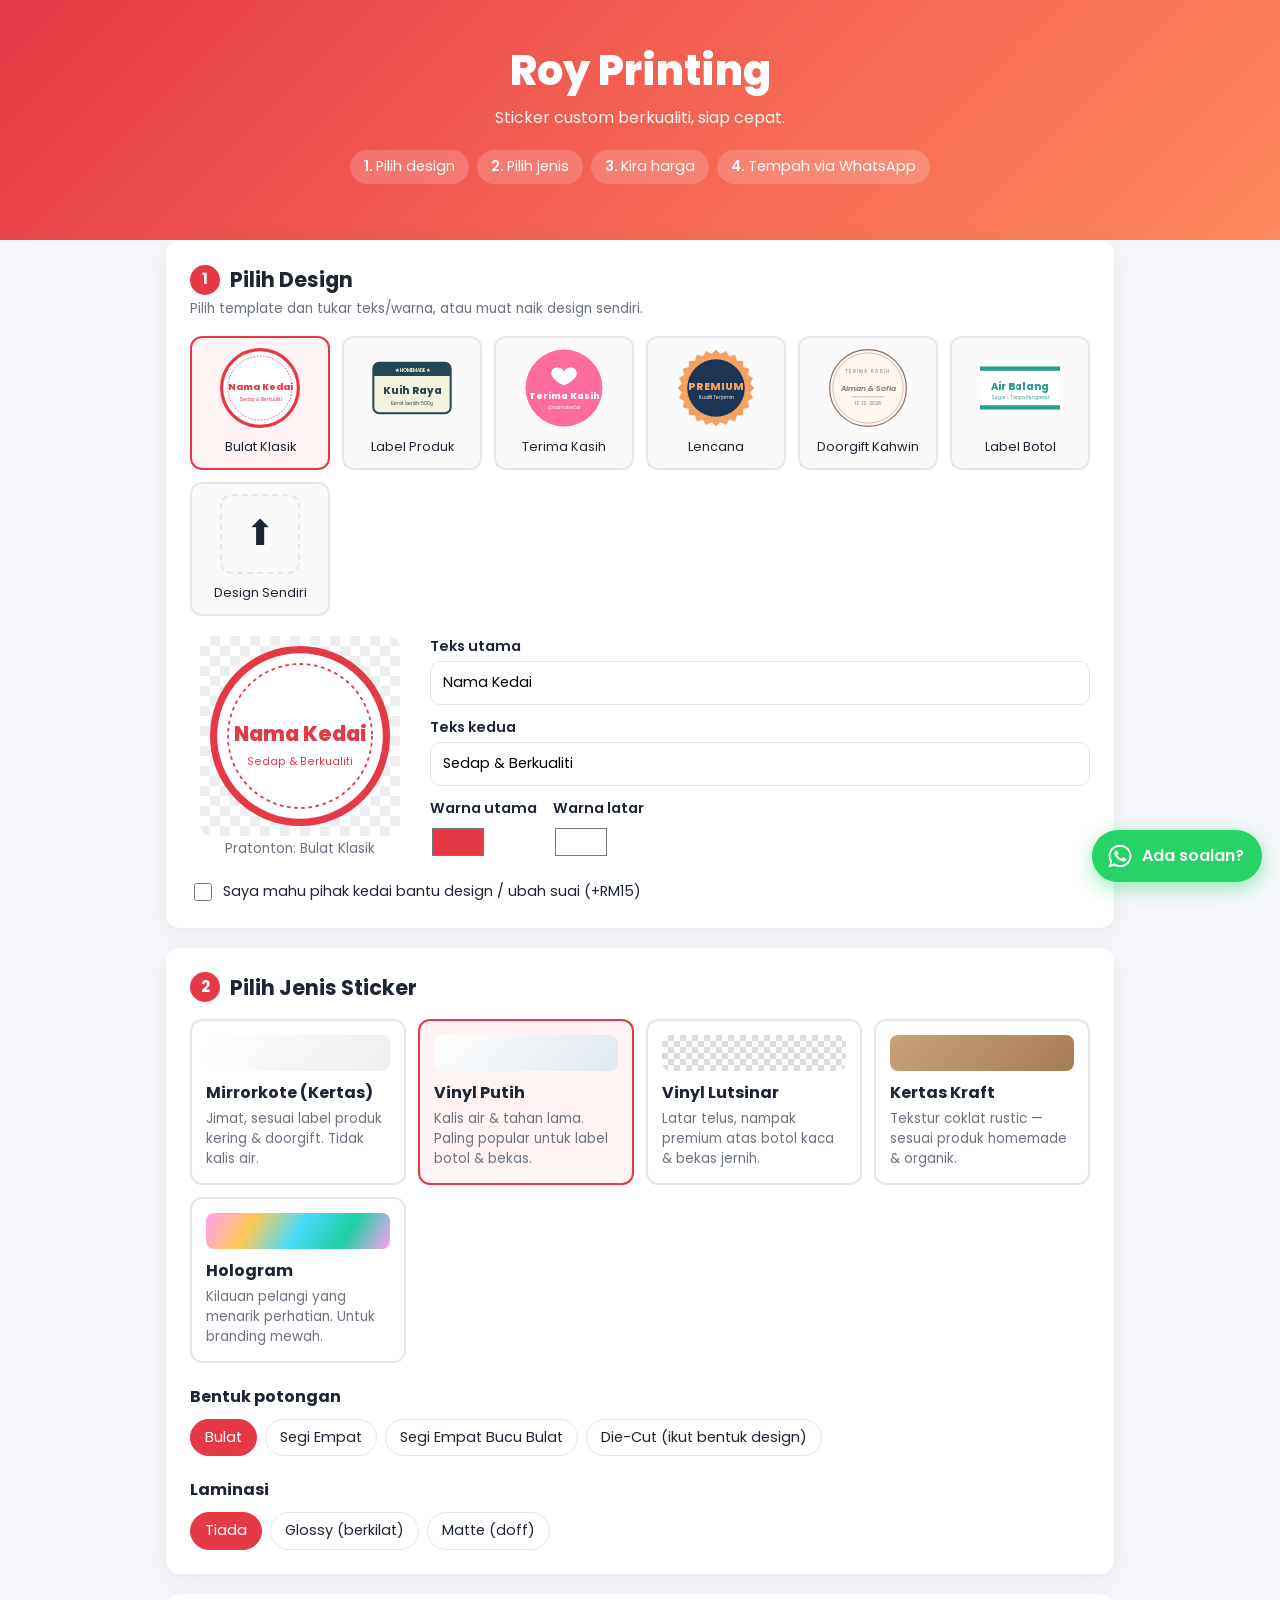
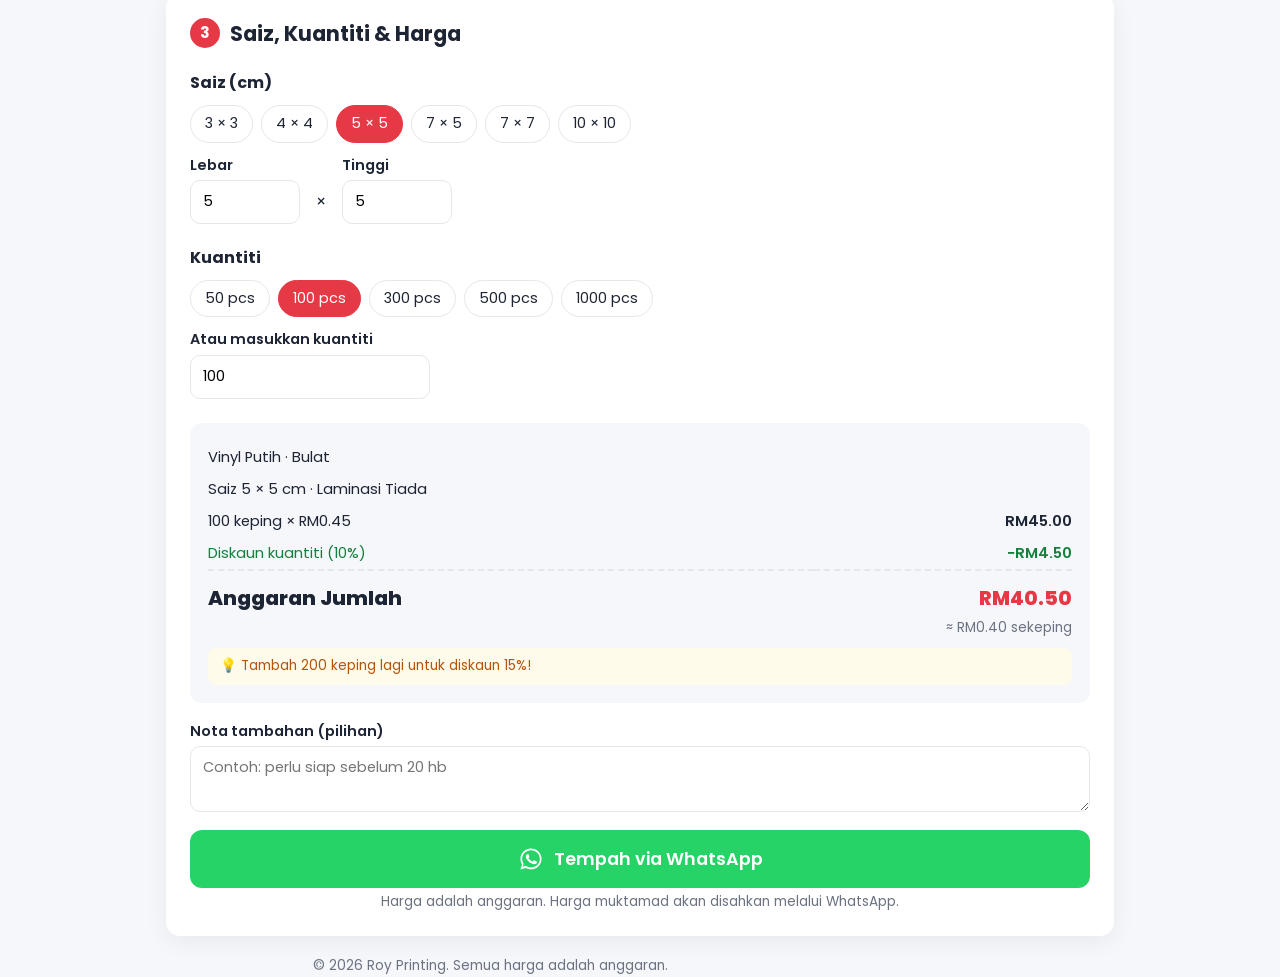
<file: index.html>
<!doctype html>
<html lang="ms">
<head>
  <meta charset="utf-8">
  <meta name="viewport" content="width=device-width, initial-scale=1">
  <title>Tempah Sticker Custom</title>
  <meta name="description" content="Pilih design sticker, jenis sticker dan kira harga terus. Tempah melalui WhatsApp.">
  <link rel="preconnect" href="https://fonts.googleapis.com">
  <link href="https://fonts.googleapis.com/css2?family=Poppins:wght@400;600;800&display=swap" rel="stylesheet">
  <link rel="stylesheet" href="css/style.css">
</head>
<body>
  <header class="hero">
    <div class="wrap">
      <h1 id="namaKedai">Sticker Custom</h1>
      <p id="slogan"></p>
      <ol class="langkah">
        <li><a href="#design">Pilih design</a></li>
        <li><a href="#jenis">Pilih jenis</a></li>
        <li><a href="#harga">Kira harga</a></li>
        <li><a href="#harga">Tempah via WhatsApp</a></li>
      </ol>
    </div>
  </header>

  <main class="wrap">
    <!-- 1. DESIGN -->
    <section id="design" class="kad">
      <h2><span class="no">1</span> Pilih Design</h2>
      <p class="kecil">Pilih template dan tukar teks/warna, atau muat naik design sendiri.</p>

      <div class="grid-template" id="senaraiTemplate"></div>

      <div class="editor">
        <div class="pratonton">
          <div id="pratonton" class="pratonton-kanvas"></div>
          <small class="kecil" id="labelPratonton">Pratonton</small>
        </div>

        <div class="kawalan" id="kawalanTemplate">
          <label>Teks utama
            <input type="text" id="teks1" maxlength="24" value="Nama Kedai">
          </label>
          <label>Teks kedua
            <input type="text" id="teks2" maxlength="32" value="Sedap & Berkualiti">
          </label>
          <div class="baris">
            <label>Warna utama <input type="color" id="warna1" value="#e63946"></label>
            <label>Warna latar <input type="color" id="warna2" value="#ffffff"></label>
          </div>
        </div>

        <div class="kawalan" id="kawalanUpload" hidden>
          <label class="upload">
            <input type="file" id="failDesign" accept="image/*">
            <span>📁 Klik untuk muat naik design (PNG / JPG)</span>
          </label>
          <p class="kecil">Fail ini untuk pratonton sahaja. Sila hantar fail asal dalam chat WhatsApp selepas tempah.</p>
        </div>

        <label class="semak">
          <input type="checkbox" id="mintaDesign">
          <span>Saya mahu pihak kedai bantu design / ubah suai (+RM<span id="cajDesign"></span>)</span>
        </label>
      </div>
    </section>

    <!-- 2. JENIS -->
    <section id="jenis" class="kad">
      <h2><span class="no">2</span> Pilih Jenis Sticker</h2>
      <div class="grid-pilihan" id="senaraiJenis"></div>

      <h3>Bentuk potongan</h3>
      <div class="pil" id="senaraiBentuk"></div>

      <h3>Laminasi</h3>
      <div class="pil" id="senaraiLaminasi"></div>
    </section>

    <!-- 3. HARGA -->
    <section id="harga" class="kad">
      <h2><span class="no">3</span> Saiz, Kuantiti &amp; Harga</h2>

      <h3>Saiz (cm)</h3>
      <div class="pil" id="senaraiSaiz"></div>
      <div class="baris saiz-custom">
        <label>Lebar <input type="number" id="lebar" min="1" max="50" step="0.5" value="5"></label>
        <span>×</span>
        <label>Tinggi <input type="number" id="tinggi" min="1" max="50" step="0.5" value="5"></label>
      </div>

      <h3>Kuantiti</h3>
      <div class="pil" id="senaraiKuantiti"></div>
      <label class="kuantiti-custom">Atau masukkan kuantiti
        <input type="number" id="kuantiti" min="1" step="1" value="100">
      </label>

      <div class="ringkasan" id="ringkasan"></div>

      <label class="nota">Nota tambahan (pilihan)
        <textarea id="nota" rows="2" placeholder="Contoh: perlu siap sebelum 20 hb"></textarea>
      </label>

      <button class="btn-wa" id="btnTempah" type="button">
        <svg viewBox="0 0 32 32" aria-hidden="true"><path fill="currentColor" d="M16 3C8.8 3 3 8.7 3 15.8c0 2.5.7 4.9 2 7L3 29l6.4-2c2 1.1 4.3 1.7 6.6 1.7 7.2 0 13-5.7 13-12.8S23.2 3 16 3zm0 23.4c-2.1 0-4.2-.6-6-1.7l-.4-.3-3.8 1.2 1.2-3.7-.3-.4a10.4 10.4 0 0 1-1.6-5.6C5.1 10 10 5.3 16 5.3s10.9 4.7 10.9 10.6S22 26.4 16 26.4zm6-7.9c-.3-.2-1.9-.9-2.2-1s-.5-.2-.7.2-.8 1-1 1.2-.4.2-.7.1a8.9 8.9 0 0 1-4.4-3.8c-.3-.6.3-.5 1-1.7.1-.2 0-.4 0-.6l-1-2.4c-.3-.6-.5-.5-.7-.5h-.6c-.2 0-.6.1-.9.4s-1.2 1.1-1.2 2.7 1.2 3.2 1.4 3.4 2.4 3.6 5.8 5c2.2.9 3 1 4.1.8.7-.1 1.9-.8 2.2-1.5s.3-1.4.2-1.5-.3-.2-.6-.3z"/></svg>
        Tempah via WhatsApp
      </button>
      <p class="kecil tengah">Harga adalah anggaran. Harga muktamad akan disahkan melalui WhatsApp.</p>
    </section>
  </main>

  <footer class="wrap kecil tengah" id="footer"></footer>

  <!-- Butang WhatsApp terapung untuk pertanyaan -->
  <a class="wa-terapung" id="waTerapung" target="_blank" rel="noopener" aria-label="Tanya melalui WhatsApp">
    <svg viewBox="0 0 32 32" aria-hidden="true"><path fill="currentColor" d="M16 3C8.8 3 3 8.7 3 15.8c0 2.5.7 4.9 2 7L3 29l6.4-2c2 1.1 4.3 1.7 6.6 1.7 7.2 0 13-5.7 13-12.8S23.2 3 16 3zm0 23.4c-2.1 0-4.2-.6-6-1.7l-.4-.3-3.8 1.2 1.2-3.7-.3-.4a10.4 10.4 0 0 1-1.6-5.6C5.1 10 10 5.3 16 5.3s10.9 4.7 10.9 10.6S22 26.4 16 26.4zm6-7.9c-.3-.2-1.9-.9-2.2-1s-.5-.2-.7.2-.8 1-1 1.2-.4.2-.7.1a8.9 8.9 0 0 1-4.4-3.8c-.3-.6.3-.5 1-1.7.1-.2 0-.4 0-.6l-1-2.4c-.3-.6-.5-.5-.7-.5h-.6c-.2 0-.6.1-.9.4s-1.2 1.1-1.2 2.7 1.2 3.2 1.4 3.4 2.4 3.6 5.8 5c2.2.9 3 1 4.1.8.7-.1 1.9-.8 2.2-1.5s.3-1.4.2-1.5-.3-.2-.6-.3z"/></svg>
    <span>Ada soalan?</span>
  </a>

  <script src="js/config.js"></script>
  <script src="js/app.js"></script>
</body>
</html>
</file>
<file: css/style.css>
:root {
  --utama: #e63946;
  --utama-gelap: #b52a35;
  --wa: #25d366;
  --wa-gelap: #1da851;
  --teks: #1d2433;
  --kelabu: #6b7280;
  --garis: #e5e7eb;
  --latar: #f6f7fb;
  --kad: #ffffff;
  --jejari: 14px;
}

* { box-sizing: border-box; }
[hidden] { display: none !important; }

body {
  margin: 0;
  font-family: "Poppins", system-ui, sans-serif;
  color: var(--teks);
  background: var(--latar);
  line-height: 1.5;
}

.wrap { max-width: 980px; margin: 0 auto; padding: 0 16px; }

/* ---------- Hero ---------- */
.hero {
  background: linear-gradient(135deg, var(--utama), #ff8a5c);
  color: #fff;
  padding: 40px 0 56px;
  text-align: center;
}
.hero h1 { margin: 0; font-size: clamp(1.8rem, 5vw, 2.6rem); font-weight: 800; }
.hero p { margin: 4px 0 20px; opacity: .95; }
.langkah {
  list-style: none; padding: 0; margin: 0;
  display: flex; flex-wrap: wrap; gap: 8px; justify-content: center;
  counter-reset: l;
}
.langkah li { counter-increment: l; }
.langkah a {
  display: inline-block; color: #fff; text-decoration: none;
  background: rgba(255,255,255,.18); border-radius: 999px;
  padding: 6px 14px; font-size: .9rem;
}
.langkah a::before { content: counter(l) ". "; font-weight: 600; }

/* ---------- Kad seksyen ---------- */
main { margin-top: -32px; }
.kad {
  background: var(--kad);
  border-radius: var(--jejari);
  box-shadow: 0 6px 24px rgba(0,0,0,.06);
  padding: 24px;
  margin-bottom: 20px;
}
.kad h2 { margin: 0 0 4px; display: flex; align-items: center; gap: 10px; font-size: 1.3rem; }
.kad h3 { margin: 22px 0 10px; font-size: 1rem; }
.no {
  display: inline-grid; place-items: center;
  width: 30px; height: 30px; border-radius: 50%;
  background: var(--utama); color: #fff; font-size: .95rem;
}
.kecil { color: var(--kelabu); font-size: .85rem; margin: 4px 0 0; }
.tengah { text-align: center; }

/* ---------- Template ---------- */
.grid-template {
  display: grid; gap: 12px; margin-top: 16px;
  grid-template-columns: repeat(auto-fill, minmax(120px, 1fr));
}
.template {
  border: 2px solid var(--garis); border-radius: 12px; background: #fafafa;
  padding: 10px; cursor: pointer; text-align: center; font: inherit; color: inherit;
  transition: border-color .15s, transform .15s;
}
.template:hover { transform: translateY(-2px); }
.template svg, .template .ikon-upload { width: 80px; height: 80px; display: block; margin: 0 auto 6px; }
.template .ikon-upload { display: grid; place-items: center; font-size: 2.2rem; border: 2px dashed var(--garis); border-radius: 12px; }
.template span { font-size: .8rem; }
.template.aktif, .pilihan.aktif { border-color: var(--utama); background: #fff3f4; }

.editor {
  display: grid; gap: 20px; margin-top: 20px;
  grid-template-columns: 220px 1fr;
}
.editor .semak { grid-column: 1 / -1; }
.pratonton { text-align: center; }
.pratonton-kanvas {
  width: 200px; height: 200px; margin: 0 auto;
  display: grid; place-items: center;
  background:
    conic-gradient(#eee 25%, #fff 0 50%, #eee 0 75%, #fff 0) 0 0 / 20px 20px;
  border-radius: 12px; overflow: hidden;
}
.pratonton-kanvas svg, .pratonton-kanvas img { max-width: 90%; max-height: 90%; }

.kawalan { display: flex; flex-direction: column; gap: 12px; }
label { display: flex; flex-direction: column; gap: 4px; font-size: .9rem; font-weight: 600; }
input[type=text], input[type=number], textarea {
  font: inherit; font-weight: 400; padding: 10px 12px;
  border: 1.5px solid var(--garis); border-radius: 10px; width: 100%;
}
input:focus, textarea:focus { outline: none; border-color: var(--utama); }
input[type=color] { width: 56px; height: 36px; border: none; padding: 0; background: none; cursor: pointer; }
.baris { display: flex; gap: 16px; align-items: flex-end; flex-wrap: wrap; }
.semak { flex-direction: row; align-items: center; gap: 8px; font-weight: 400; cursor: pointer; }
.semak input { width: 18px; height: 18px; accent-color: var(--utama); }

.upload {
  border: 2px dashed var(--garis); border-radius: 12px; padding: 28px 16px;
  text-align: center; cursor: pointer; font-weight: 400;
}
.upload:hover { border-color: var(--utama); }
.upload input { display: none; }

/* ---------- Pilihan jenis ---------- */
.grid-pilihan {
  display: grid; gap: 12px; margin-top: 16px;
  grid-template-columns: repeat(auto-fill, minmax(200px, 1fr));
}
.pilihan {
  border: 2px solid var(--garis); border-radius: 12px; padding: 14px;
  cursor: pointer; text-align: left; background: #fff; font: inherit; color: inherit;
}
.pilihan strong { display: block; }
.pilihan small { color: var(--kelabu); display: block; margin-top: 4px; }
.pilihan .sampel { width: 100%; height: 36px; border-radius: 8px; margin-bottom: 10px; }

.pil { display: flex; flex-wrap: wrap; gap: 8px; }
.pil button {
  font: inherit; font-size: .9rem; cursor: pointer;
  border: 1.5px solid var(--garis); background: #fff; color: var(--teks);
  border-radius: 999px; padding: 7px 14px;
}
.pil button.aktif { background: var(--utama); border-color: var(--utama); color: #fff; }

.saiz-custom { margin-top: 12px; }
.saiz-custom label { width: 110px; }
.saiz-custom span { padding-bottom: 10px; }
.kuantiti-custom { margin-top: 12px; max-width: 240px; }

/* ---------- Ringkasan harga ---------- */
.ringkasan {
  margin-top: 24px; border-radius: 12px; background: var(--latar);
  padding: 18px;
}
.ringkasan table { width: 100%; border-collapse: collapse; font-size: .92rem; }
.ringkasan td { padding: 5px 0; }
.ringkasan td:last-child { text-align: right; font-weight: 600; }
.ringkasan .diskaun td { color: #15803d; }
.ringkasan .jumlah td { border-top: 2px dashed var(--garis); padding-top: 12px; font-size: 1.25rem; font-weight: 800; }
.ringkasan .jumlah td:last-child { color: var(--utama); }
.ringkasan .sekeping { text-align: right; color: var(--kelabu); font-size: .85rem; }
.ringkasan .petua { margin-top: 10px; font-size: .85rem; color: #b45309; background: #fffbeb; padding: 8px 12px; border-radius: 8px; }

.nota { margin-top: 18px; }

/* ---------- Butang WhatsApp ---------- */
.btn-wa {
  margin-top: 18px; width: 100%;
  display: flex; align-items: center; justify-content: center; gap: 10px;
  font: inherit; font-weight: 600; font-size: 1.1rem;
  background: var(--wa); color: #fff; border: none; border-radius: 12px;
  padding: 16px; cursor: pointer;
}
.btn-wa:hover { background: var(--wa-gelap); }
.btn-wa svg { width: 26px; height: 26px; }

.wa-terapung {
  position: fixed; right: 18px; bottom: 18px; z-index: 50;
  display: flex; align-items: center; gap: 8px;
  background: var(--wa); color: #fff; text-decoration: none;
  border-radius: 999px; padding: 12px 18px 12px 14px;
  box-shadow: 0 6px 20px rgba(37,211,102,.45);
  font-weight: 600;
  animation: denyut 2.4s infinite;
}
.wa-terapung svg { width: 28px; height: 28px; }
.wa-terapung:hover { background: var(--wa-gelap); }
@keyframes denyut {
  0%, 100% { box-shadow: 0 6px 20px rgba(37,211,102,.45); }
  50% { box-shadow: 0 6px 30px rgba(37,211,102,.8); }
}

footer { padding: 20px 16px 100px; }

/* ---------- Telefon ---------- */
@media (max-width: 640px) {
  .kad { padding: 18px 16px; }
  .editor { grid-template-columns: 1fr; }
  .wa-terapung span { display: none; }
  .wa-terapung { padding: 14px; }
}
</file>
